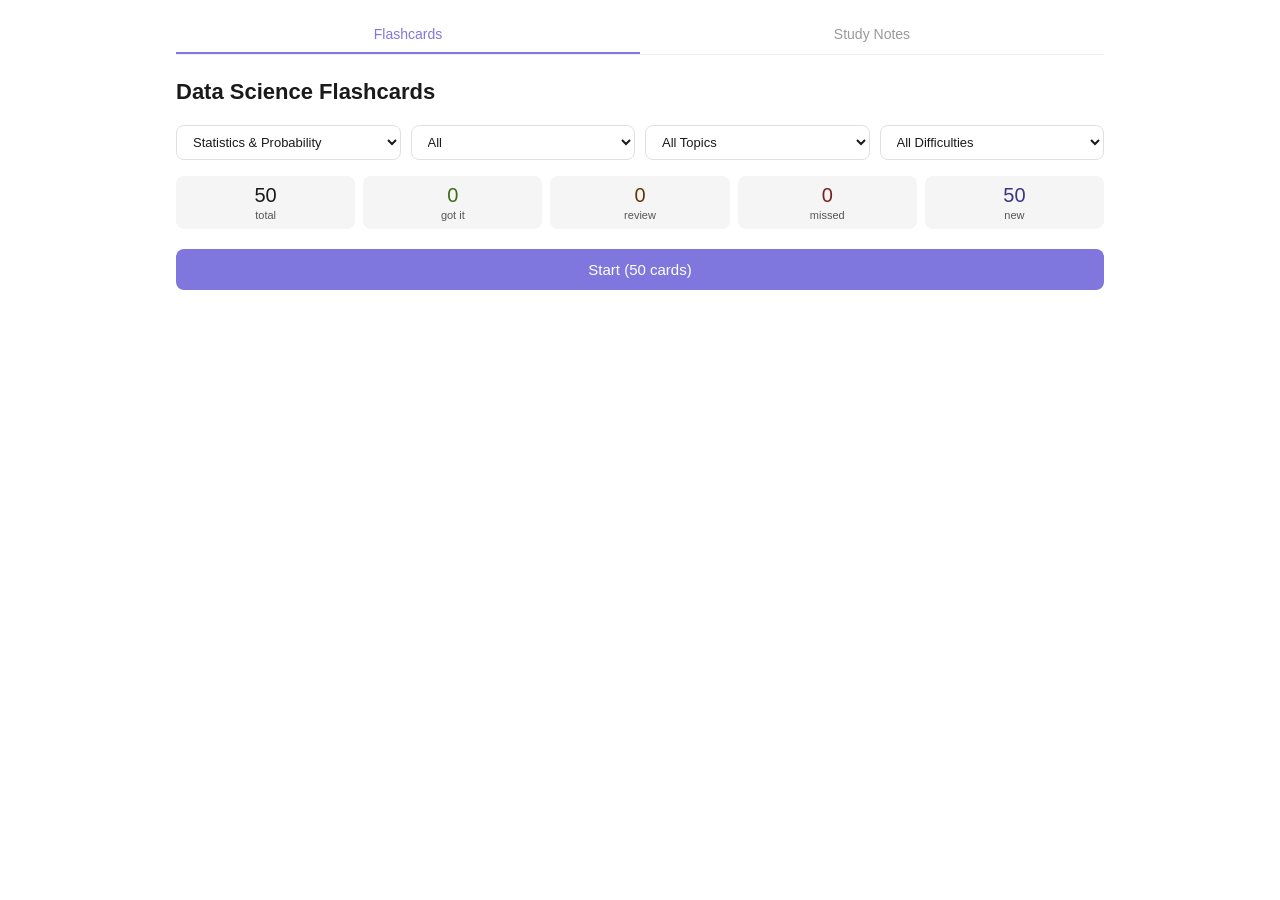
<file: App/index.html>
<!DOCTYPE html>
<html lang="en">
<head>
  <meta charset="UTF-8">
  <meta name="viewport" content="width=device-width, initial-scale=1.0">
  <title>Data Science Flashcards</title>
  <link rel="stylesheet" href="styles.css">
</head>
<body>
  <div id="app"></div>

  <script src="data/statistics_probability.js"></script>
  <script src="data/machine_learning.js"></script>
  <script src="data/my_projects.js"></script>
  <script src="data/behavioral.js"></script>
  <script src="data/python.js"></script>
  <script src="data/packages.js"></script>
  <script src="data/sql.js"></script>
  <script src="data/web_development.js"></script>
  <script src="data/notes.js"></script>
  <script src="app.js"></script>
</body>
</html>
</file>
<file: App/styles.css>
* { box-sizing: border-box; margin: 0; padding: 0; }

:root {
  --bg-primary: #ffffff;
  --bg-secondary: #f5f5f5;
  --bg-tertiary: #fafafa;
  --text-primary: #1a1a1a;
  --text-secondary: #555555;
  --text-tertiary: #999999;
  --border-secondary: #e0e0e0;
  --border-tertiary: #eeeeee;
  --accent: #7F77DD;
  --accent-light: #EEEDFE;
  --accent-border: #AFA9EC;
  --accent-text: #3C3489;
  --radius-md: 8px;
  --radius-lg: 12px;
  --font-sans: -apple-system, BlinkMacSystemFont, 'Segoe UI', Roboto, sans-serif;
  --font-mono: 'SF Mono', 'Fira Code', 'Consolas', monospace;
}

body {
  font-family: var(--font-sans);
  background: var(--bg-primary);
  color: var(--text-primary);
  max-width: 960px;
  margin: 0 auto;
  padding: 0 1rem;
}

/* ── Nav bar ── */
.nav-bar {
  display: flex;
  border-bottom: 1px solid var(--border-tertiary);
  margin-bottom: 1.5rem;
  padding-top: 1rem;
}
.nav-tab {
  flex: 1;
  padding: 10px 0;
  text-align: center;
  font-size: 14px;
  font-weight: 500;
  color: var(--text-tertiary);
  background: none;
  border: none;
  border-bottom: 2px solid transparent;
  cursor: pointer;
  font-family: var(--font-sans);
  transition: color 0.2s, border-color 0.2s;
}
.nav-tab:hover { color: var(--text-secondary); }
.nav-tab.active {
  color: var(--accent);
  border-bottom-color: var(--accent);
}

/* ── Home view ── */
.home-title {
  font-size: 22px;
  font-weight: 600;
  margin-bottom: 1.25rem;
}

.controls {
  display: flex;
  flex-wrap: wrap;
  gap: 10px;
  margin-bottom: 1rem;
}
.controls select {
  flex: 1;
  min-width: 140px;
  padding: 8px 12px;
  font-size: 13px;
  font-family: var(--font-sans);
  border: 1px solid var(--border-secondary);
  border-radius: var(--radius-md);
  background: var(--bg-primary);
  color: var(--text-primary);
  cursor: pointer;
}
.controls select:focus {
  outline: none;
  border-color: var(--accent);
}

.stats-row {
  display: flex;
  gap: 8px;
  margin-bottom: 1.25rem;
}
.chip {
  flex: 1;
  background: var(--bg-secondary);
  border-radius: var(--radius-md);
  padding: 8px;
  text-align: center;
}
.chip .n { font-size: 20px; font-weight: 500; color: var(--text-primary); }
.chip .l { font-size: 11px; color: var(--text-secondary); margin-top: 2px; }

.btn-start {
  width: 100%;
  padding: 12px;
  font-size: 15px;
  font-weight: 500;
  font-family: var(--font-sans);
  background: var(--accent);
  color: #fff;
  border: none;
  border-radius: var(--radius-md);
  cursor: pointer;
  transition: opacity 0.2s;
}
.btn-start:hover { opacity: 0.9; }
.btn-start:disabled {
  opacity: 0.4;
  cursor: not-allowed;
}

.placeholder-msg {
  text-align: center;
  color: var(--text-tertiary);
  font-size: 14px;
  padding: 2rem 0;
}

/* ── Card view ── */
.card-view-header {
  display: flex;
  align-items: center;
  gap: 10px;
  margin-bottom: 1rem;
}
.btn-back {
  padding: 6px 14px;
  font-size: 13px;
  font-family: var(--font-sans);
  border: 1px solid var(--border-secondary);
  border-radius: var(--radius-md);
  background: transparent;
  color: var(--text-primary);
  cursor: pointer;
}
.btn-back:hover { background: var(--bg-secondary); }

.prog-bg {
  height: 4px;
  background: var(--bg-secondary);
  border-radius: 99px;
  margin-bottom: 1rem;
}
.prog-fill {
  height: 4px;
  background: var(--accent);
  border-radius: 99px;
  transition: width 0.3s;
}

.meta {
  display: flex;
  justify-content: space-between;
  align-items: center;
  margin-bottom: 0.75rem;
  font-size: 13px;
  color: var(--text-secondary);
}

.tag {
  display: inline-block;
  padding: 2px 10px;
  border-radius: 999px;
  font-size: 12px;
  font-weight: 500;
}
.diff {
  display: inline-block;
  padding: 2px 10px;
  border-radius: 999px;
  font-size: 11px;
  font-weight: 500;
  margin-left: 6px;
}

.card {
  background: var(--bg-primary);
  border: 0.5px solid var(--border-tertiary);
  border-radius: var(--radius-lg);
  padding: 1.5rem;
  min-height: 180px;
  cursor: pointer;
}
.card:hover { border-color: var(--border-secondary); }

.qlabel {
  font-size: 11px;
  font-weight: 500;
  text-transform: uppercase;
  letter-spacing: 0.08em;
  color: var(--text-tertiary);
  margin-bottom: 0.75rem;
}
.qtext {
  font-size: 15px;
  color: var(--text-primary);
  line-height: 1.65;
}

.hr {
  border: none;
  border-top: 0.5px solid var(--border-tertiary);
  margin: 1.25rem 0;
}
.alabel {
  font-size: 11px;
  font-weight: 500;
  text-transform: uppercase;
  letter-spacing: 0.08em;
  color: #534AB7;
  margin-bottom: 0.75rem;
}
.atext {
  font-size: 14px;
  color: var(--text-secondary);
  line-height: 1.7;
}
.eq {
  font-family: var(--font-mono);
  background: var(--bg-secondary);
  padding: 8px 12px;
  border-radius: var(--radius-md);
  margin: 10px 0 0;
  font-size: 12px;
  color: var(--text-primary);
  display: block;
  border-left: 3px solid var(--accent);
  white-space: pre-wrap;
}

.hint {
  font-size: 12px;
  color: var(--text-tertiary);
  text-align: center;
  margin-top: 1.25rem;
}

/* ── Score + action buttons ── */
.score-row {
  display: flex;
  gap: 8px;
  margin-top: 10px;
}
.sb {
  flex: 1;
  padding: 9px 0;
  font-size: 13px;
  border-radius: var(--radius-md);
  cursor: pointer;
  border: 0.5px solid;
  font-family: var(--font-sans);
}
.got { background: #EAF3DE; border-color: #97C459; color: #3B6D11; }
.rev { background: #FAEEDA; border-color: #EF9F27; color: #633806; }
.mis { background: #FCEBEB; border-color: #F09595; color: #791F1F; }

.action-row {
  display: flex;
  gap: 8px;
  margin-top: 8px;
}
.ab {
  flex: 1;
  padding: 8px 0;
  font-size: 13px;
  border-radius: var(--radius-md);
  cursor: pointer;
  border: 1px solid var(--border-secondary);
  background: transparent;
  color: var(--text-secondary);
  font-family: var(--font-sans);
  transition: background 0.15s;
}
.ab:hover { background: var(--bg-secondary); }
.ab.starred {
  background: #FFF8E1;
  border-color: #FFD54F;
  color: #F57F17;
}
.ab.delete-btn:hover {
  background: #FCEBEB;
  border-color: #F09595;
  color: #791F1F;
}

.nav-row {
  display: flex;
  gap: 10px;
  margin-top: 10px;
}
.nb {
  flex: 1;
  padding: 9px 0;
  font-size: 14px;
  border: 0.5px solid var(--border-secondary);
  border-radius: var(--radius-md);
  background: transparent;
  color: var(--text-primary);
  cursor: pointer;
  font-family: var(--font-sans);
}
.nb:hover { background: var(--bg-secondary); }
.nb.pri { background: var(--accent); border-color: var(--accent); color: #fff; }

/* ── Deleted view ── */
.deleted-list {
  margin-top: 1rem;
}
.deleted-item {
  display: flex;
  justify-content: space-between;
  align-items: center;
  padding: 10px 14px;
  border: 1px solid var(--border-tertiary);
  border-radius: var(--radius-md);
  margin-bottom: 8px;
  font-size: 13px;
  color: var(--text-secondary);
}
.deleted-item .q-preview {
  flex: 1;
  overflow: hidden;
  text-overflow: ellipsis;
  white-space: nowrap;
  margin-right: 12px;
}
.btn-restore {
  padding: 5px 14px;
  font-size: 12px;
  font-family: var(--font-sans);
  border: 1px solid var(--accent-border);
  border-radius: 999px;
  background: var(--accent-light);
  color: var(--accent-text);
  cursor: pointer;
}
.btn-restore:hover { opacity: 0.85; }

/* ── Notes view ── */
.notes-container {
  padding-bottom: 2rem;
}
.notes-select {
  width: 100%;
  padding: 10px 14px;
  font-size: 14px;
  font-family: var(--font-sans);
  border: 1px solid var(--border-secondary);
  border-radius: var(--radius-md);
  background: var(--bg-primary);
  color: var(--text-primary);
  margin-bottom: 1.25rem;
  cursor: pointer;
}
.notes-select:focus {
  outline: none;
  border-color: var(--accent);
}

.notes-layout {
  display: flex;
  gap: 1.5rem;
}

.notes-sidebar {
  position: sticky;
  top: 1rem;
  align-self: flex-start;
  width: 200px;
  min-width: 200px;
  max-height: calc(100vh - 2rem);
  overflow-y: auto;
  padding: 10px 0;
  border-right: 1px solid var(--border-tertiary);
}
.sidebar-link {
  display: block;
  padding: 4px 12px;
  font-size: 12px;
  color: var(--text-tertiary);
  text-decoration: none;
  border-left: 2px solid transparent;
  transition: color 0.15s, border-color 0.15s;
  line-height: 1.5;
  margin-bottom: 1px;
}
.sidebar-link:hover {
  color: var(--text-primary);
}
.sidebar-link.active {
  color: var(--accent);
  border-left-color: var(--accent);
  font-weight: 500;
}
.sidebar-h1 { padding-left: 12px; font-weight: 600; font-size: 13px; color: var(--text-primary); margin-bottom: 4px; }
.sidebar-h2 { padding-left: 12px; }
.sidebar-h3 { padding-left: 24px; font-size: 11px; }

@media (max-width: 640px) {
  .notes-sidebar { display: none; }
  .notes-layout { display: block; }
}

.notes-content {
  flex: 1;
  min-width: 0;
  font-size: 14px;
  line-height: 1.7;
  color: var(--text-primary);
}
.notes-content h1, .notes-content h2, .notes-content h3 { scroll-margin-top: 1rem; }
.notes-content h1 { font-size: 20px; font-weight: 600; margin: 0 0 0.75rem; }
.notes-content h2 { font-size: 17px; font-weight: 600; margin: 1.5rem 0 0.5rem; color: var(--accent-text); }
.notes-content h3 { font-size: 15px; font-weight: 600; margin: 1.25rem 0 0.4rem; }
.notes-content p { margin: 0.4rem 0; }
.notes-content hr { border: none; border-top: 1px solid var(--border-tertiary); margin: 1.25rem 0; }
.notes-content ul, .notes-content ol { margin: 0.4rem 0 0.4rem 1.5rem; }
.notes-content li { margin: 0.2rem 0; }
.notes-content strong { font-weight: 600; }
.notes-content em { font-style: italic; }
.notes-content code {
  font-family: var(--font-mono);
  background: var(--bg-secondary);
  padding: 1px 5px;
  border-radius: 4px;
  font-size: 13px;
}
.notes-content pre {
  background: var(--bg-secondary);
  padding: 12px 14px;
  border-radius: var(--radius-md);
  overflow-x: auto;
  margin: 0.5rem 0;
  border-left: 3px solid var(--accent);
}
.notes-content pre code {
  background: none;
  padding: 0;
  font-size: 12px;
  line-height: 1.6;
}
.notes-content blockquote {
  border-left: 3px solid var(--accent-border);
  padding-left: 12px;
  color: var(--text-secondary);
  margin: 0.5rem 0;
}
.notes-content table {
  width: 100%;
  border-collapse: collapse;
  margin: 0.5rem 0;
  font-size: 13px;
}
.notes-content th, .notes-content td {
  border: 1px solid var(--border-tertiary);
  padding: 6px 10px;
  text-align: left;
}
.notes-content th {
  background: var(--bg-secondary);
  font-weight: 600;
}

/* ── Hidden utility ── */
.hidden { display: none !important; }
</file>
